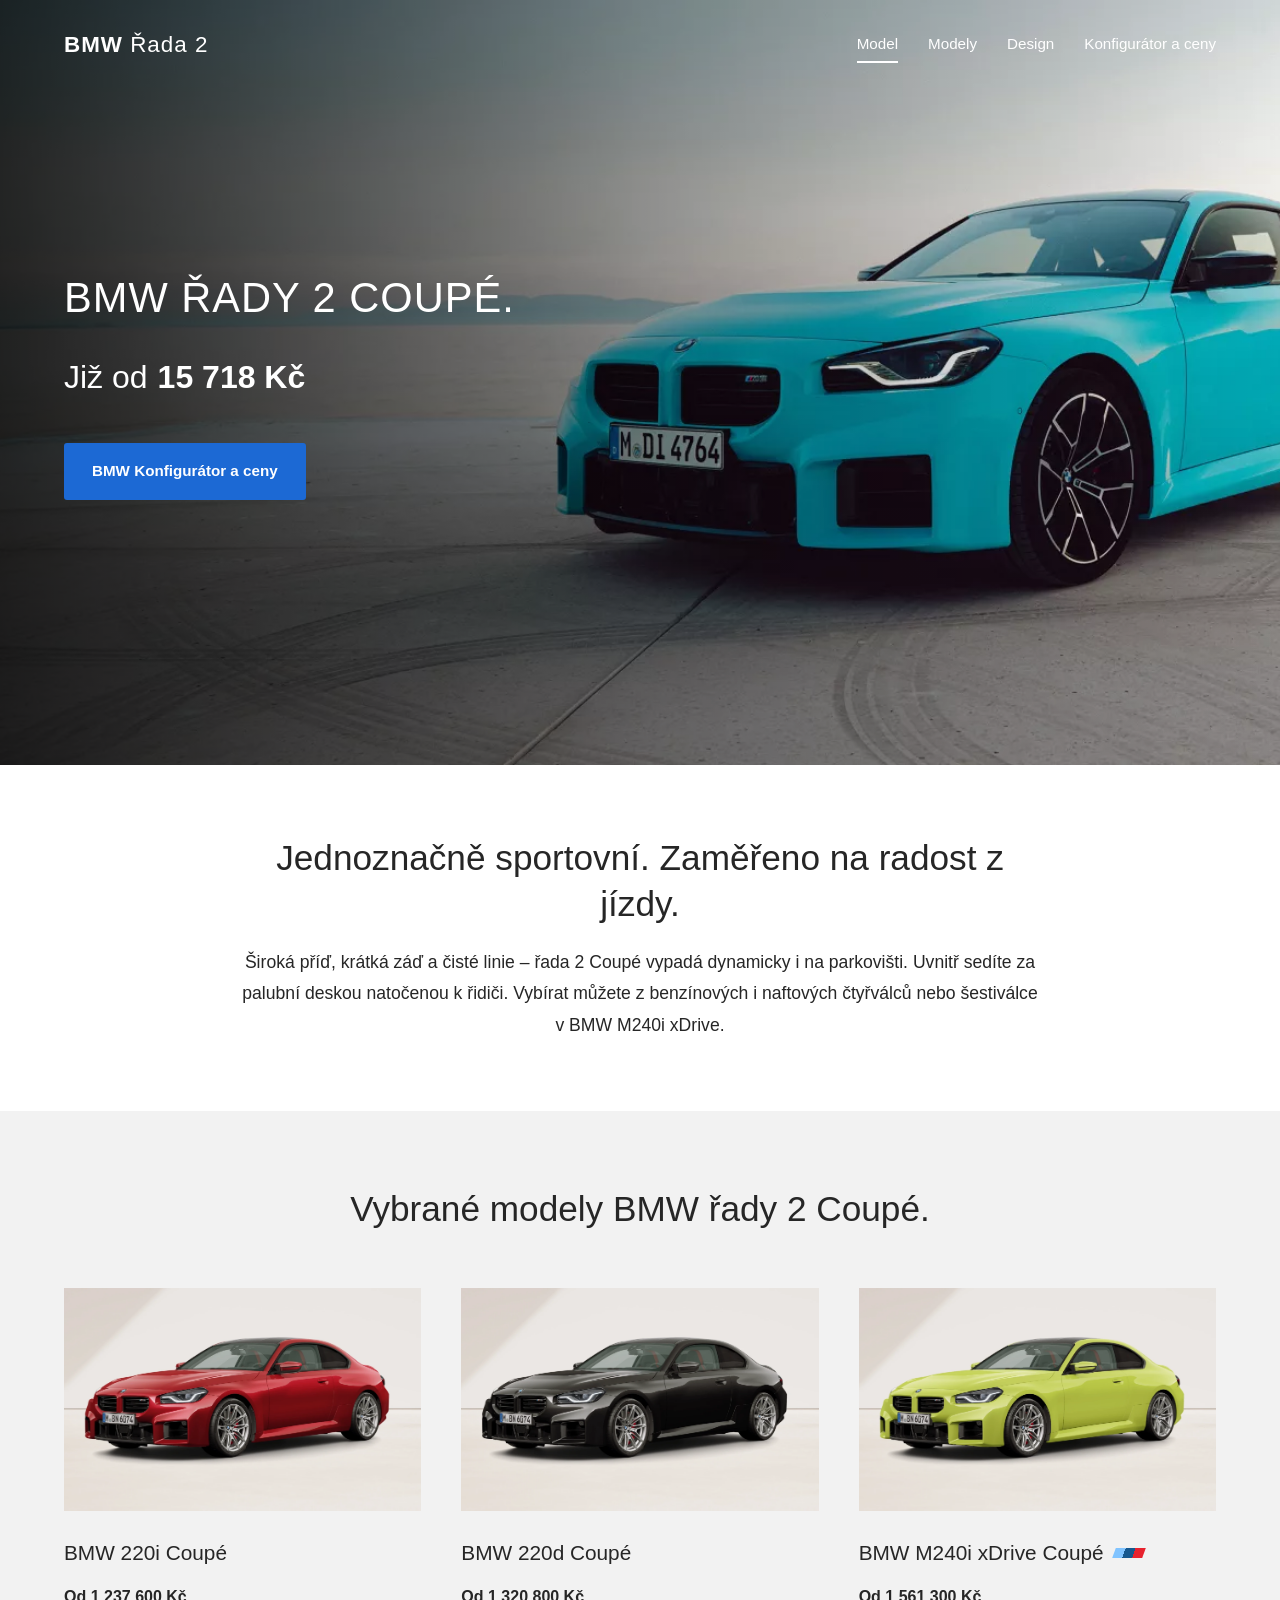
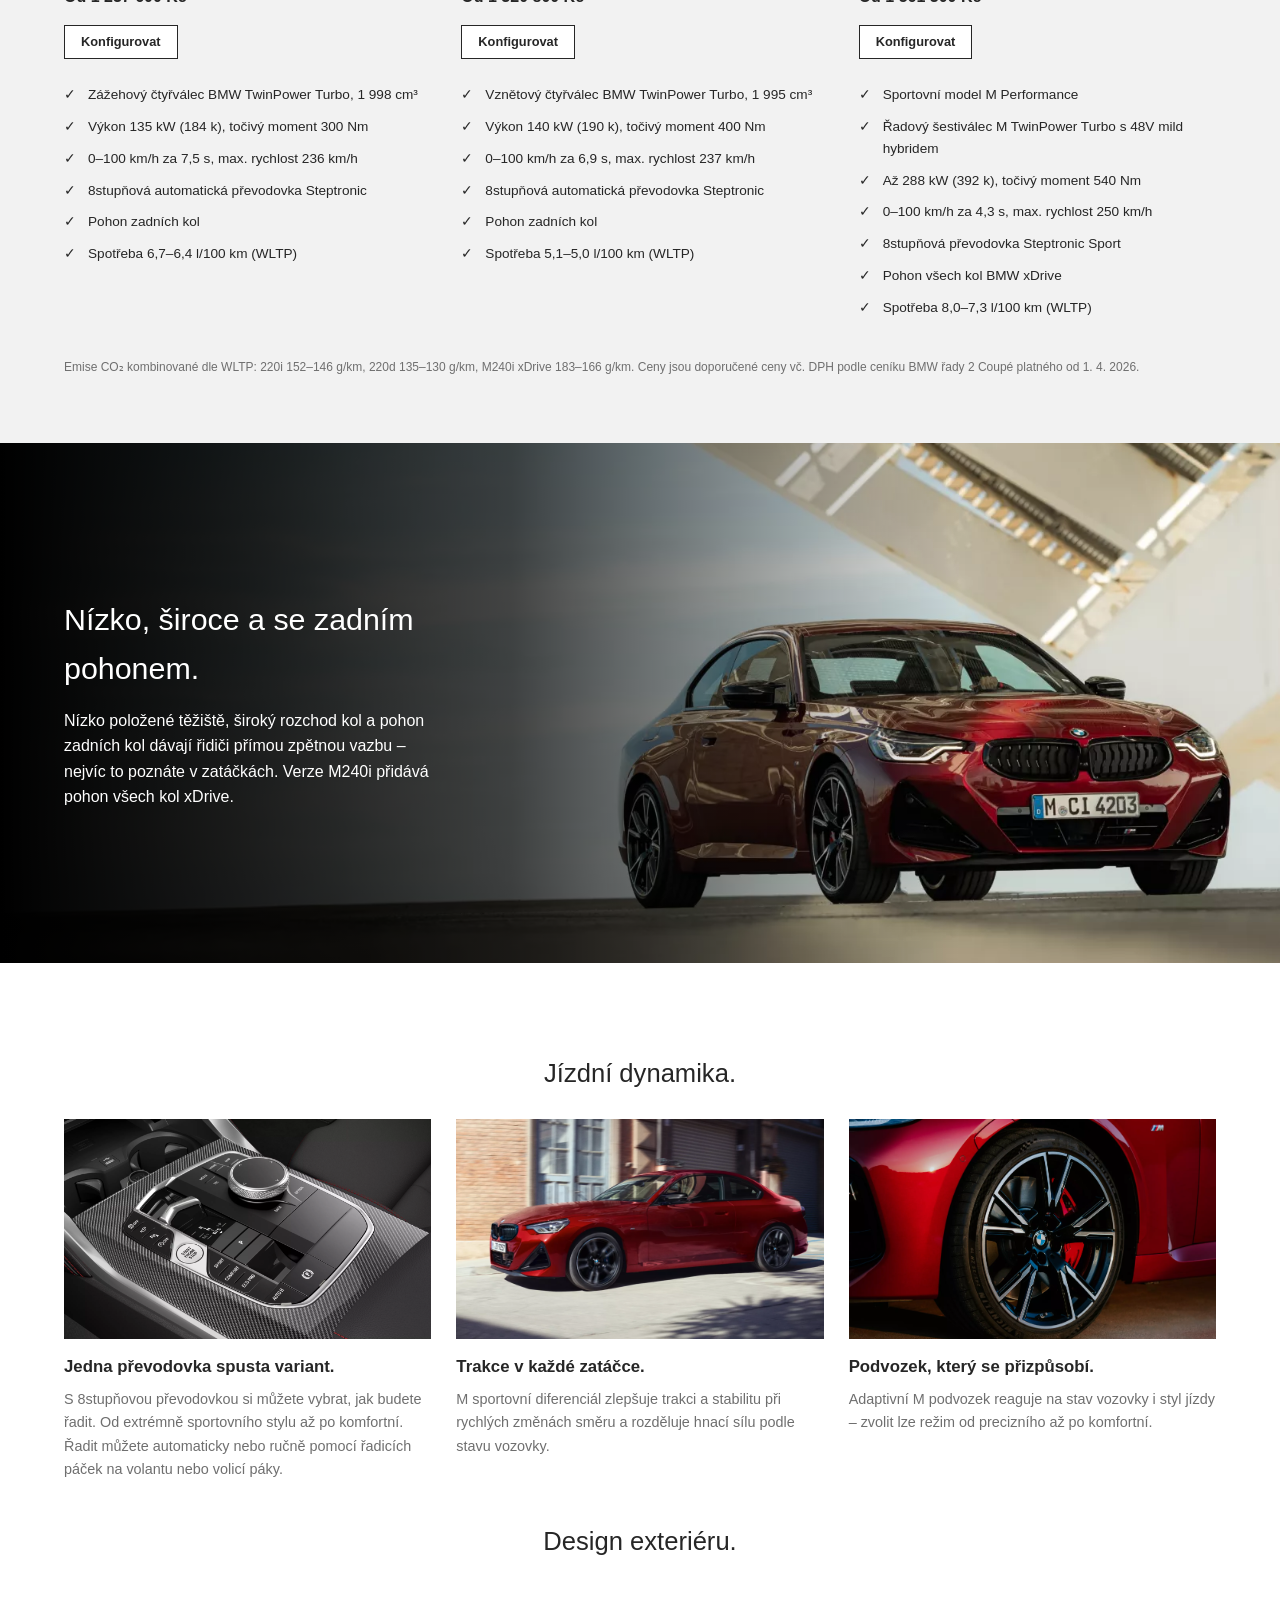
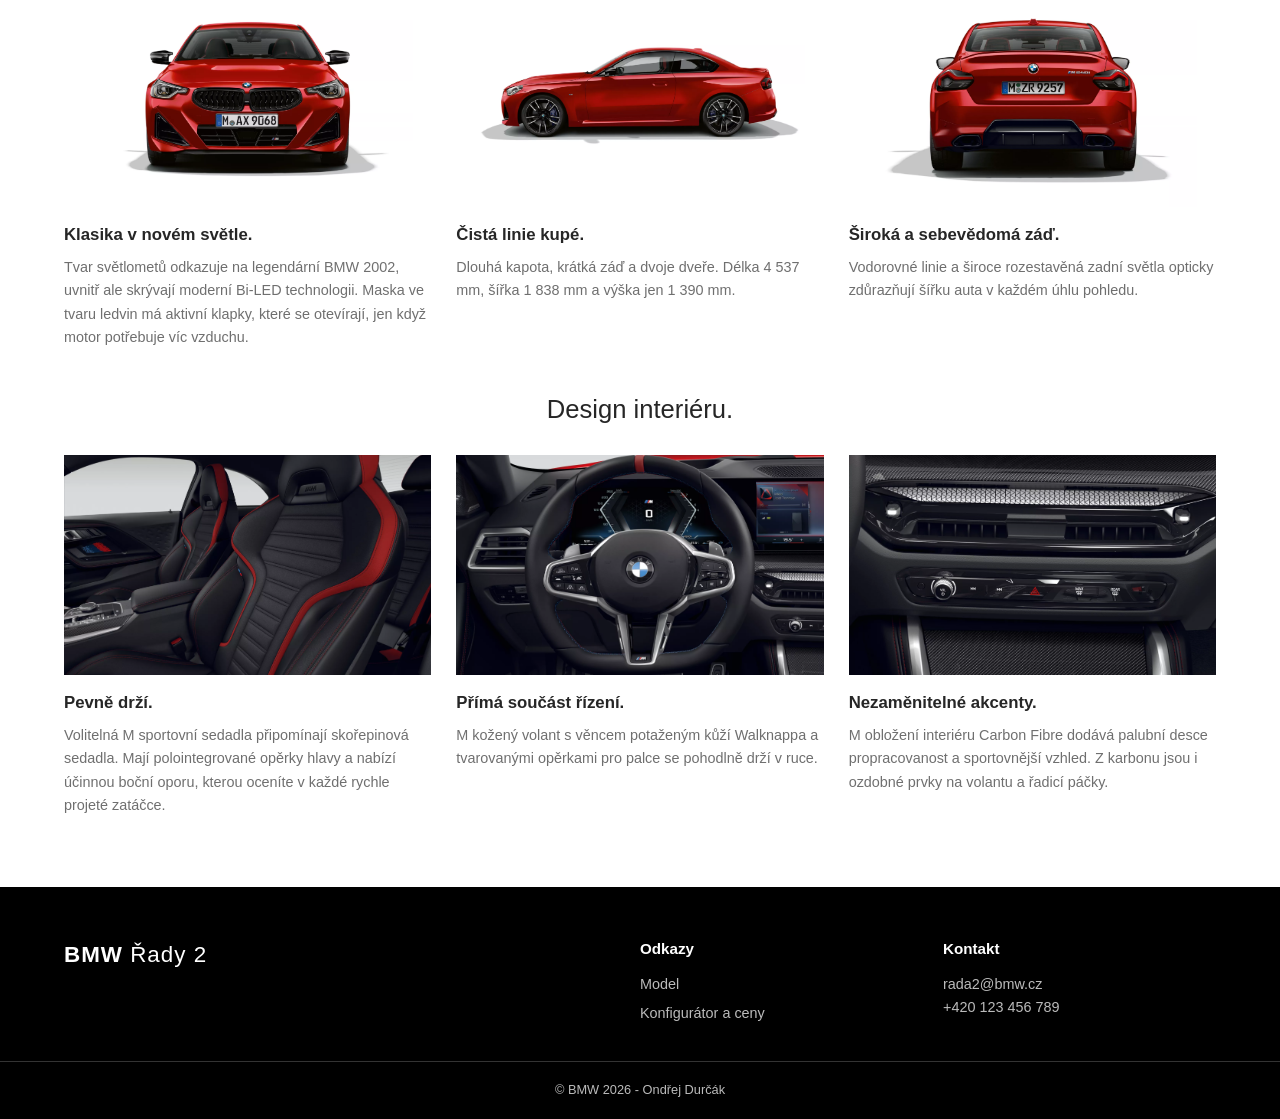
<file: index.html>
<!DOCTYPE html>
<html lang="cs">
<head>
    <meta charset="UTF-8">
    <meta name="viewport" content="width=device-width, initial-scale=1.0">
    <title>BMW řady 2</title>
    <link rel="stylesheet" href="css/style.css">
</head>
<body>

    <header class="header header--transparent">
        <div class="container header__inner">
            <a href="index.html" class="logo">BMW <span>Řada 2</span></a>

            <button class="menu-btn" id="menuBtn" aria-label="Otevřít menu">
                <span></span><span></span><span></span>
            </button>

            <nav class="nav" id="nav">
                <a href="index.html" class="active">Model</a>
                <a href="#modely">Modely</a>
                <a href="#design">Design</a>
                <a href="nabidka.html">Konfigurátor a ceny</a>
            </nav>
        </div>
    </header>

    <section class="hero">
        <div class="hero__bg"></div>
        <div class="container hero__content">
            <h1 class="hero__title">BMW ŘADY 2 COUPÉ.</h1>
            <p class="hero__price">
                Již od <strong>15 718 Kč</strong>

            </p>
            <div class="hero__buttons">
                <a href="nabidka.html" class="btn btn--blue">BMW Konfigurátor a ceny</a>
            </div>
        </div>
    </section>

    <section class="intro">
        <div class="container container--narrow">
            <h2>Jednoznačně sportovní. Zaměřeno na radost z jízdy.</h2>
            <p>
                Široká příď, krátká záď a čisté linie – řada 2 Coupé vypadá dynamicky i na parkovišti. Uvnitř sedíte za palubní deskou natočenou k řidiči. Vybírat můžete z benzínových i naftových čtyřválců nebo šestiválce v BMW M240i xDrive.
            </p>
        </div>
    </section>

    <section class="models" id="modely">
        <div class="container">
            <h2 class="section-title">Vybrané modely BMW řady 2 Coupé.</h2>

            <div class="models__grid">

                <article class="model">
                    <img src="img/RV_car.webp" alt="BMW řady 2 Coupé v červené barvě" class="model__img">
                    <h3 class="model__name">BMW 220i Coupé</h3>
                    <p class="model__price">Od 1 237 600 Kč</p>
                    <a href="nabidka.html" class="btn btn--outline">Konfigurovat</a>
                    <ul class="model__list">
                        <li>Zážehový čtyřválec BMW TwinPower Turbo, 1 998 cm³</li>
                        <li>Výkon 135 kW (184 k), točivý moment 300 Nm</li>
                        <li>0–100 km/h za 7,5 s, max. rychlost 236 km/h</li>
                        <li>8stupňová automatická převodovka Steptronic</li>
                        <li>Pohon zadních kol</li>
                        <li>Spotřeba 6,7–6,4 l/100 km (WLTP)</li>
                    </ul>
                </article>

                <article class="model">
                    <img src="img/BB_car.webp" alt="BMW řady 2 Coupé v černé barvě" class="model__img">
                    <h3 class="model__name">BMW 220d Coupé</h3>
                    <p class="model__price">Od 1 320 800 Kč</p>
                    <a href="nabidka.html" class="btn btn--outline">Konfigurovat</a>
                    <ul class="model__list">
                        <li>Vznětový čtyřválec BMW TwinPower Turbo, 1 995 cm³</li>
                        <li>Výkon 140 kW (190 k), točivý moment 400 Nm</li>
                        <li>0–100 km/h za 6,9 s, max. rychlost 237 km/h</li>
                        <li>8stupňová automatická převodovka Steptronic</li>
                        <li>Pohon zadních kol</li>
                        <li>Spotřeba 5,1–5,0 l/100 km (WLTP)</li>
                    </ul>
                </article>

                <article class="model">
                    <img src="img/SP_car.webp" alt="BMW řady 2 Coupé ve žluté barvě" class="model__img">
                    <h3 class="model__name">BMW M240i xDrive Coupé <span class="m-stripes"></span></h3>
                    <p class="model__price">Od 1 561 300 Kč</p>
                    <a href="nabidka.html" class="btn btn--outline">Konfigurovat</a>
                    <ul class="model__list">
                        <li>Sportovní model M Performance</li>
                        <li>Řadový šestiválec M TwinPower Turbo s 48V mild hybridem</li>
                        <li>Až 288 kW (392 k), točivý moment 540 Nm</li>
                        <li>0–100 km/h za 4,3 s, max. rychlost 250 km/h</li>
                        <li>8stupňová převodovka Steptronic Sport</li>
                        <li>Pohon všech kol BMW xDrive</li>
                        <li>Spotřeba 8,0–7,3 l/100 km (WLTP)</li>
                    </ul>
                </article>
            </div>

            <p class="small-print">
                Emise CO₂ kombinované dle WLTP: 220i 152–146 g/km, 220d 135–130 g/km, M240i xDrive 183–166 g/km. Ceny jsou doporučené ceny vč. DPH podle ceníku BMW řady 2 Coupé platného od 1. 4. 2026.
            </p>
        </div>
    </section>

    <section class="showcase" id="prezentace">
        <div class="showcase__bg"></div>
        <div class="container showcase__content">
            <h2>Nízko, široce a se zadním pohonem.</h2>
            <p>
                Nízko položené těžiště, široký rozchod kol a pohon zadních kol dávají řidiči přímou zpětnou vazbu – nejvíc to poznáte v zatáčkách. Verze M240i přidává pohon všech kol xDrive.
            </p>
        </div>
    </section>

    <section class="features" id="design">
        <div class="container">

            <h2 class="features__title">Jízdní dynamika.</h2>
            <div class="cards">
                <article class="card">
                    <div class="card__img" style="background-image: url('img/highlights_01.webp');"></div>
                    <h3>Jedna převodovka spusta variant.</h3>
                    <p>S 8stupňovou převodovkou si můžete vybrat, jak budete řadit. Od extrémně sportovního stylu až po komfortní. Řadit můžete automaticky nebo ručně pomocí řadicích páček na volantu nebo volicí páky.</p>
                </article>
                <article class="card">
                    <div class="card__img" style="background-image: url('img/highlights_02.webp');"></div>
                    <h3>Trakce v každé zatáčce.</h3>
                    <p>M sportovní diferenciál zlepšuje trakci a stabilitu při rychlých změnách směru a rozděluje hnací sílu podle stavu vozovky.</p>
                </article>
                <article class="card">
                    <div class="card__img" style="background-image: url('img/highlights_03.webp');"></div>
                    <h3>Podvozek, který se přizpůsobí.</h3>
                    <p>Adaptivní M podvozek reaguje na stav vozovky i styl jízdy – zvolit lze režim od precizního až po komfortní.</p>
                </article>
            </div>

            <h2 class="features__title">Design exteriéru.</h2>
            <div class="cards">
                <article class="card">
                    <div class="card__img card__img--white" style="background-image: url('img/highlights_11.webp');"></div>
                    <h3>Klasika v novém světle.</h3>
                    <p>Tvar světlometů odkazuje na legendární BMW 2002, uvnitř ale skrývají moderní Bi-LED technologii. Maska ve tvaru ledvin má aktivní klapky, které se otevírají, jen když motor potřebuje víc vzduchu.</p>
                </article>
                <article class="card">
                    <div class="card__img card__img--white" style="background-image: url('img/highlights_12.webp');"></div>
                    <h3>Čistá linie kupé.</h3>
                    <p>Dlouhá kapota, krátká záď a dvoje dveře. Délka 4 537 mm,
                        šířka 1 838 mm a výška jen 1 390 mm.</p>
                </article>
                <article class="card">
                    <div class="card__img card__img--white" style="background-image: url('img/highlights1_13.webp');"></div>
                    <h3>Široká a sebevědomá záď.</h3>
                    <p>Vodorovné linie a široce rozestavěná zadní světla opticky zdůrazňují šířku auta v každém úhlu pohledu.</p>
                </article>
            </div>

            <h2 class="features__title">Design interiéru.</h2>
            <div class="cards">
                <article class="card">
                    <div class="card__img" style="background-image: url('img/highlights_21.webp');"></div>
                    <h3>Pevně drží.</h3>
                    <p>Volitelná M sportovní sedadla připomínají skořepinová sedadla. Mají polointegrované opěrky hlavy a nabízí účinnou boční oporu, kterou oceníte v každé rychle projeté zatáčce.</p>
                </article>
                <article class="card">
                    <div class="card__img" style="background-image: url('img/highlights_22.webp');"></div>
                    <h3>Přímá součást řízení.</h3>
                    <p>M kožený volant s věncem potaženým kůží Walknappa a tvarovanými opěrkami pro palce se pohodlně drží v ruce.</p>
                </article>
                <article class="card">
                    <div class="card__img" style="background-image: url('img/highlights_23.webp');"></div>
                    <h3>Nezaměnitelné akcenty.</h3>
                    <p>M obložení interiéru Carbon Fibre dodává palubní desce propracovanost
                        a sportovnější vzhled. Z karbonu jsou i ozdobné prvky na volantu a řadicí páčky.</p>
                </article>
            </div>
        </div>
    </section>

    <footer class="footer">
        <div class="container footer__inner">
            <div class="footer__col">
                <p class="logo">BMW <span>Řady 2</span></p>
            </div>
            <div class="footer__col">
                <h4>Odkazy</h4>
                <a href="index.html">Model</a>
                <a href="nabidka.html">Konfigurátor a ceny</a>
            </div>
            <div class="footer__col">
                <h4>Kontakt</h4>
                <p>rada2@bmw.cz</p>
                <p>+420 123 456 789</p>
            </div>
        </div>
        <div class="footer__bottom">
            <p>&copy; BMW 2026 - Ondřej Durčák</p>
        </div>
    </footer>

    <button class="to-top" id="toTop" aria-label="Zpět nahoru">&uarr;</button>

    <script src="js/script.js"></script>
</body>
</html>
</file>
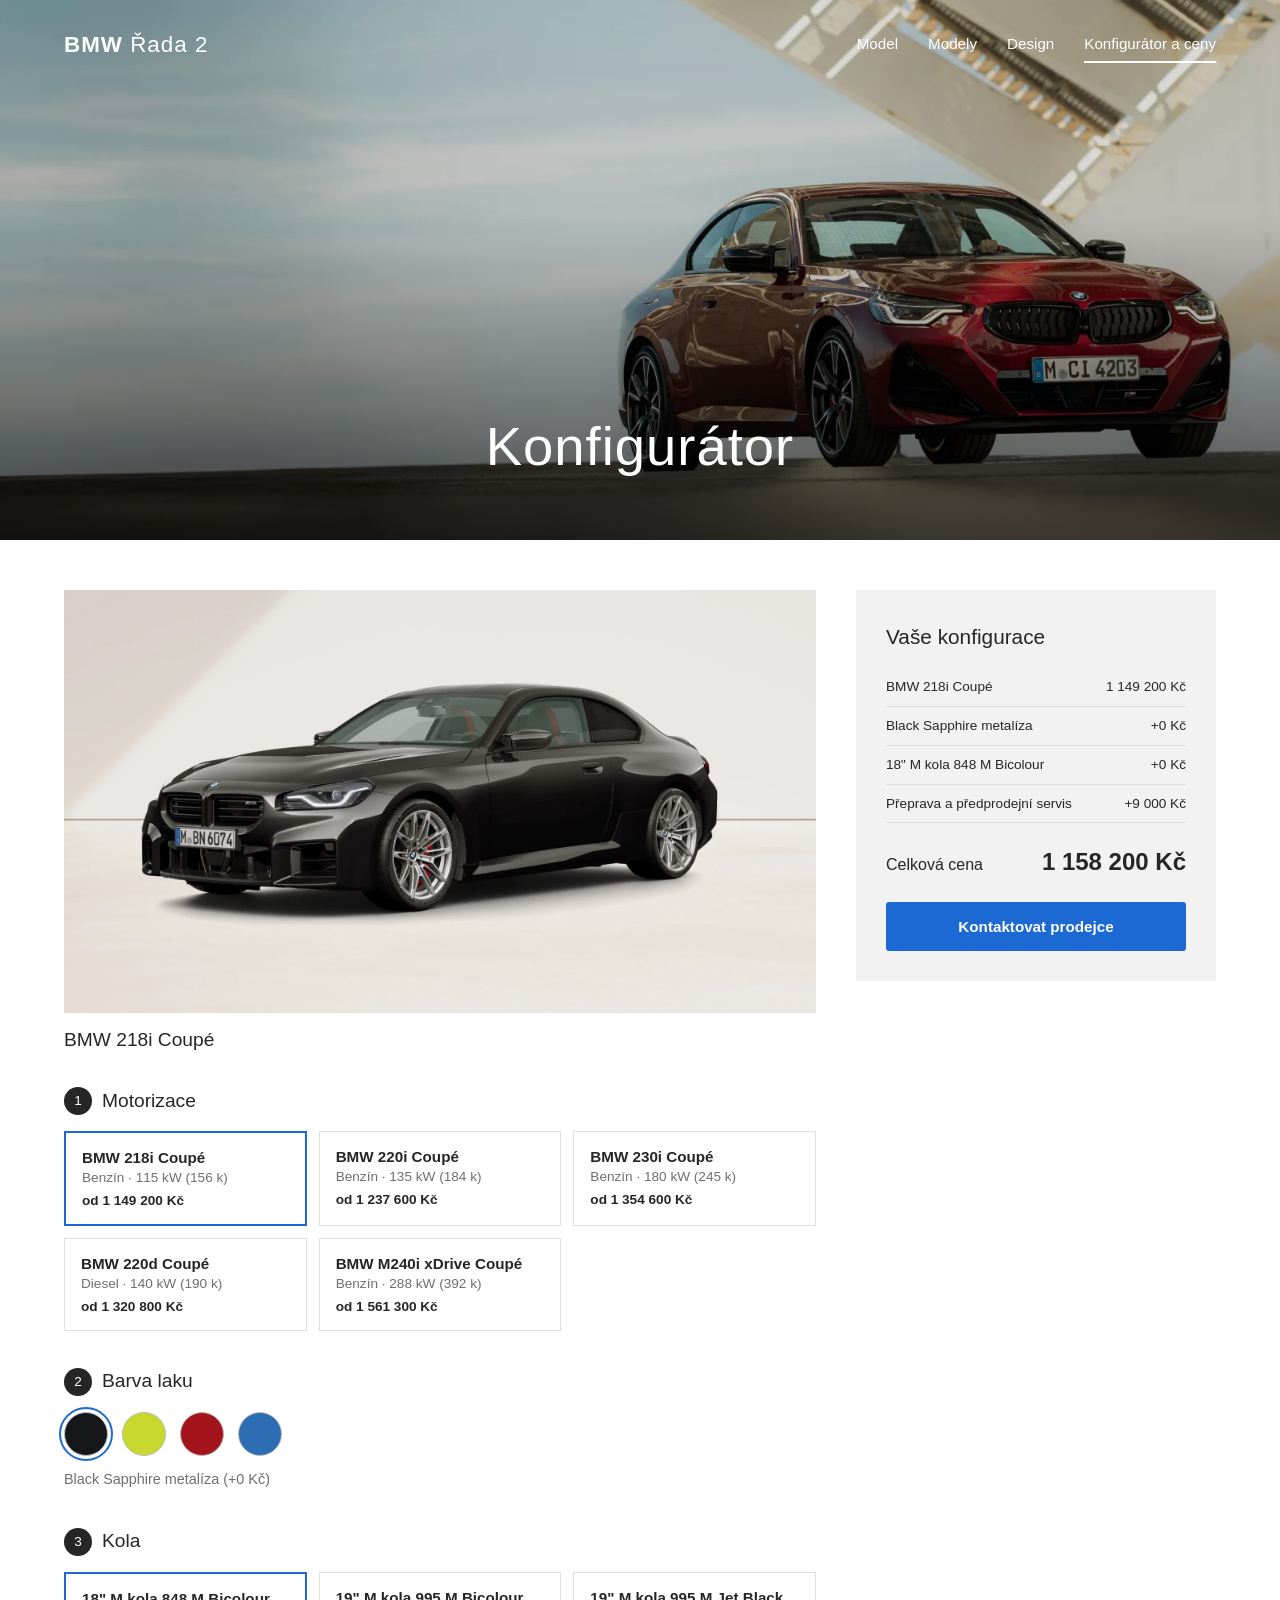
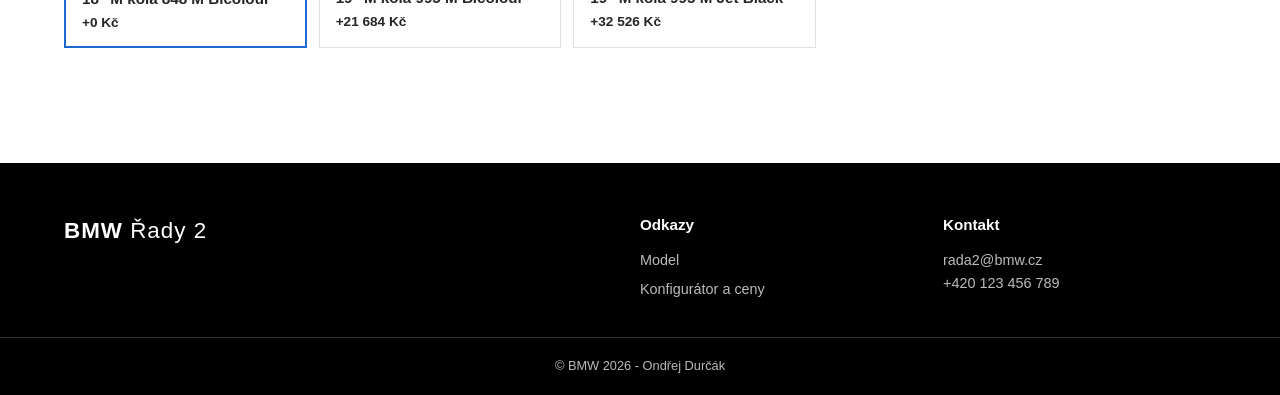
<file: nabidka.html>
<!DOCTYPE html>
<html lang="cs">
<head>
    <meta charset="UTF-8">
    <meta name="viewport" content="width=device-width, initial-scale=1.0">
    <title>Konfigurátor a ceny | BMW řady 2 Coupé</title>
    <link rel="stylesheet" href="css/style.css">
</head>
<body>

    <header class="header header--transparent">
        <div class="container header__inner">
            <a href="index.html" class="logo">BMW <span>Řada 2</span></a>

            <button class="menu-btn" id="menuBtn" aria-label="Otevřít menu">
                <span></span><span></span><span></span>
            </button>

            <nav class="nav" id="nav">
                <a href="index.html">Model</a>
                <a href="index.html#modely">Modely</a>
                <a href="index.html#design">Design</a>
                <a href="nabidka.html" class="active">Konfigurátor a ceny</a>
            </nav>
        </div>
    </header>

    <section class="config-hero">
        <h1>Konfigurátor</h1>
    </section>

    <section class="config">
        <div class="container config__layout">

            <div class="config__options">

                <div class="config__preview">
                    <img src="img/BB_car.webp" alt="BMW řady 2 Coupé" class="config__img" id="carImg">
                    <p class="config__preview-name" id="previewName">BMW 218i Coupé</p>
                </div>

                <fieldset class="step">
                    <legend><span class="step__num">1</span> Motorizace</legend>
                    <div class="choice-grid" id="modelChoices"></div>
                </fieldset>

                <fieldset class="step">
                    <legend><span class="step__num">2</span> Barva laku</legend>
                    <div class="colors" id="colorChoices"></div>
                    <p class="colors__name" id="colorName"></p>
                </fieldset>

                <fieldset class="step">
                    <legend><span class="step__num">3</span> Kola</legend>
                    <div class="choice-grid" id="wheelChoices"></div>
                </fieldset>
            </div>

            <aside class="summary">
                <h2>Vaše konfigurace</h2>
                <ul class="summary__list" id="summaryList"></ul>

                <div class="summary__total">
                    <span>Celková cena</span>
                    <strong id="totalPrice">0 Kč</strong>
                </div>

                <button type="button" class="btn btn--blue btn--full">Kontaktovat prodejce</button>
            </aside>
        </div>
    </section>

    <footer class="footer">
        <div class="container footer__inner">
            <div class="footer__col">
                <p class="logo">BMW <span>Řady 2</span></p>
            </div>
            <div class="footer__col">
                <h4>Odkazy</h4>
                <a href="index.html">Model</a>
                <a href="nabidka.html">Konfigurátor a ceny</a>
            </div>
            <div class="footer__col">
                <h4>Kontakt</h4>
                <p>rada2@bmw.cz</p>
                <p>+420 123 456 789</p>
            </div>
        </div>
        <div class="footer__bottom">
            <p>&copy; BMW 2026 - Ondřej Durčák</p>
        </div>
    </footer>

    <button class="to-top" id="toTop" aria-label="Zpět nahoru">&uarr;</button>

    <script src="js/data.js"></script>
    <script src="js/script.js"></script>
</body>
</html>
</file>
<file: css/style.css>
:root {
    --modra: #1c69d4;
    --modra-hover: #0653b6;
    --cerna: #000;
    --tmava: #262626;
    --seda-text: #6f6f6f;
    --seda-svetla: #f2f2f2;
    --okraj: #e0e0e0;
    --bila: #fff;
}

* {
    margin: 0;
    padding: 0;
    box-sizing: border-box;
}

html {
    scroll-behavior: smooth;
}

body {
    font-family: "Helvetica Neue", Arial, sans-serif;
    color: var(--tmava);
    background: var(--bila);
    line-height: 1.6;
}

a {
    color: inherit;
    text-decoration: none;
}

img {
    max-width: 100%;
    display: block;
}

.container {
    width: 90%;
    max-width: 1200px;
    margin: 0 auto;
}

.container--narrow {
    max-width: 800px;
}

.section-title {
    font-size: clamp(1.6rem, 4vw, 2.2rem);   
    font-weight: 300;
    text-align: center;
    margin-bottom: 50px;
}

.small-print {
    font-size: 0.75rem;
    color: var(--seda-text);
    margin: 15px 0;
}

.btn {
    display: inline-block;
    padding: 16px 28px;
    font-size: 0.95rem;
    font-weight: bold;
    border: none;
    border-radius: 3px;
    cursor: pointer;
    transition: background-color 0.2s, color 0.2s;
    font-family: inherit;
}

.btn--blue {
    background: var(--modra);
    color: var(--bila);
}

.btn--blue:hover {
    background: var(--modra-hover);
}

.btn--outline {
    background: var(--bila);
    color: var(--tmava);
    border: 1px solid var(--tmava);
    border-radius: 0;
    padding: 6px 16px;
    font-size: 0.8rem;
}

.btn--full {
    width: 100%;
    text-align: center;
}

.btn--outline:hover {
    background: var(--tmava);
    color: var(--bila);
}

.header {
    width: 100%;
    z-index: 100;
    color: var(--bila);
}

.header--transparent {
    position: absolute;
    top: 0;
    left: 0;
}

.header--dark {
    background: var(--cerna);
}

.header__inner {
    display: flex;
    justify-content: space-between;
    align-items: center;
    height: 90px;
}

.logo {
    font-size: 1.4rem;
    font-weight: bold;
    letter-spacing: 1px;
}

.logo span {
    font-weight: 300;
}

.nav {
    display: flex;
    gap: 30px;
}

.nav a {
    font-size: 0.95rem;
    padding: 5px 0;
    border-bottom: 2px solid transparent;
    transition: border-color 0.2s;
}

.nav a:hover,
.nav a.active {
    border-bottom-color: var(--bila);
}

.menu-btn {
    display: none;
    background: none;
    border: none;
    cursor: pointer;
    width: 32px;
}

.menu-btn span {
    display: block;
    height: 2px;
    background: var(--bila);
    margin: 7px 0;
    transition: transform 0.3s, opacity 0.3s;
}

.menu-btn.open span:nth-child(1) { transform: translateY(9px) rotate(45deg);
}

.menu-btn.open span:nth-child(2) { opacity: 0;
}

.menu-btn.open span:nth-child(3) { transform: translateY(-9px) rotate(-45deg);
}

.hero {
    position: relative;
    height: 85vh;
    min-height: 520px;
    color: var(--bila);
    display: flex;
    align-items: center;
    overflow: hidden;
}

.hero__bg {
    position: absolute;
    inset: 0;
    
    background:
        linear-gradient(90deg, rgba(0,0,0,0.75) 0%, rgba(0,0,0,0.3) 50%, rgba(0,0,0,0) 100%),
        url("../img/banner.webp") center / cover no-repeat,
        linear-gradient(135deg, #0b0b0b 0%, #3a3f45 60%, #7a1c1c 100%);
    z-index: -1;
}

.hero__title {
    font-size: clamp(1.8rem, 5vw, 2.6rem);
    font-weight: 300;
    letter-spacing: 1px;
    margin-bottom: 20px;
}

.hero__price {
    font-size: clamp(1.5rem, 4vw, 2rem);
    display: flex;
    flex-wrap: wrap;
    align-items: center;
    gap: 10px;
    margin-bottom: 40px;
}

.hero__price-note {
    font-size: 0.85rem;
    line-height: 1.2;
}

.hero__buttons {
    display: flex;
    flex-wrap: wrap;
    align-items: center;
    gap: 10px;
}

.intro {
    padding: 70px 0;
    text-align: center;
}

.intro h2 {
    font-size: clamp(1.5rem, 4vw, 2.2rem);
    font-weight: 300;
    line-height: 1.3;
    margin-bottom: 20px;
}

.intro p {
    font-size: 1.1rem;
    line-height: 1.8;
}

.models {
    background: var(--seda-svetla);
    padding: 70px 0 50px;
}

.models__grid {
    display: grid;
    grid-template-columns: repeat(3, 1fr);
    gap: 40px;
}

.model__img {
    width: 100%;
    aspect-ratio: 16 / 10;   
    object-fit: cover;
    margin-bottom: 25px;
}

.model__name {
    font-size: 1.3rem;
    font-weight: 300;
    display: flex;
    align-items: center;
    gap: 10px;
}

.model__price {
    font-weight: bold;
    margin: 15px 0;
}

.model__list {
    list-style: none;
    margin-top: 25px;
    font-size: 0.85rem;
}

.model__list li {
    position: relative;
    padding-left: 24px;
    margin-bottom: 10px;
}

.model__list li::before {
    content: "✓";
    position: absolute;
    left: 0;
    top: 0;
}

.m-stripes {
    display: inline-block;
    width: 30px;
    height: 10px;
    background: linear-gradient(90deg, #81c4ff 33%, #16588e 33% 66%, #e7222e 66%);
    transform: skewX(-20deg);
}

.models .small-print {
    margin-top: 30px;
}

.showcase {
    position: relative;
    min-height: 520px;
    display: flex;
    align-items: center;
    color: var(--bila);
    overflow: hidden;
}

.showcase__bg {
    position: absolute;
    inset: 0;
    background:
        linear-gradient(90deg, #000 0%, rgba(0,0,0,0.7) 40%, rgba(0,0,0,0) 75%),
        url("../img/banner_2.webp") right center / cover no-repeat,
        linear-gradient(120deg, #000 30%, #5a1a1f 100%);
    z-index: -1;
}

.showcase__content h2,
.showcase__content p {
    max-width: 380px;
}

.showcase h2 {
    font-size: 1.9rem;
    font-weight: 300;
    margin-bottom: 15px;
}

.features {
    padding: 60px 0 30px;
}

.features__title {
    text-align: center;
    font-size: 1.6rem;
    font-weight: 300;
    margin: 30px 0 25px;
}

.cards {
    display: grid;
    grid-template-columns: repeat(3, 1fr);
    gap: 25px;
    margin-bottom: 40px;
}

.card__img {
    height: 220px;
    background-color: #d9d9d9;
    background-size: cover;
    background-position: center;
    margin-bottom: 15px;
    transition: transform 0.3s;
}

.card__img--white {
    background-color: var(--bila);
    background-size: contain;
    background-repeat: no-repeat;
}

.card:hover .card__img {
    transform: scale(1.02);
}

.card h3 {
    font-size: 1.05rem;
    margin-bottom: 8px;
}

.card p {
    font-size: 0.9rem;
    color: var(--seda-text);
}

.config-hero {
    height: 60vh;
    min-height: 380px;
    display: flex;
    align-items: flex-end;
    justify-content: center;
    padding-bottom: 50px;
    background:
        linear-gradient(0deg, rgba(0,0,0,0.65) 0%, rgba(0,0,0,0.15) 60%),
        url("../img/banner_2.webp") center 70% / cover no-repeat,
        linear-gradient(135deg, #0b0b0b 0%, #3a3f45 60%, #7a1c1c 100%);
}

.config-hero h1 {
    color: var(--bila);
    font-size: clamp(2.2rem, 6vw, 3.4rem);
    font-weight: 300;
    letter-spacing: 1px;
}

.config {
    padding: 50px 0 80px;
}

.config__layout {
    display: grid;
    grid-template-columns: 1fr 360px;
    gap: 40px;
    align-items: start;
}

.config__preview {
    margin-bottom: 30px;
}

.config__img {
    width: 100%;
    aspect-ratio: 16 / 9;
    object-fit: cover;
    object-position: 35% center;
}

.config__preview-name {
    margin-top: 12px;
    font-size: 1.2rem;
    font-weight: 300;
}

.step {
    border: none;
    margin-bottom: 35px;
}

.step legend {
    font-size: 1.2rem;
    margin-bottom: 15px;
    display: flex;
    align-items: center;
    gap: 10px;
}

.step__num {
    display: inline-flex;
    justify-content: center;
    align-items: center;
    width: 28px;
    height: 28px;
    background: var(--tmava);
    color: var(--bila);
    border-radius: 50%;
    font-size: 0.85rem;
}

.choice-grid {
    display: grid;
    
    grid-template-columns: repeat(auto-fill, minmax(min(200px, 100%), 1fr));
    gap: 12px;
}

.choice {
    display: flex;
    flex-direction: column;
    gap: 4px;
    padding: 16px;
    background: var(--bila);
    border: 1px solid var(--okraj);
    text-align: left;
    font-family: inherit;
    font-size: 0.85rem;
    color: var(--seda-text);
    cursor: pointer;
    transition: border-color 0.2s;
}

.choice strong {
    color: var(--tmava);
    font-size: 0.95rem;
}

.choice:hover {
    border-color: var(--seda-text);
}

.choice.active {
    border: 2px solid var(--modra);
}

.choice__price {
    color: var(--tmava);
    font-weight: bold;
    margin-top: 4px;
}

.colors {
    display: flex;
    flex-wrap: wrap;
    gap: 14px;
}

.color {
    width: 44px;
    height: 44px;
    border-radius: 50%;
    border: 1px solid #bbb;
    cursor: pointer;
    transition: transform 0.2s;
}

.color:hover {
    transform: scale(1.1);
}

.color.active {
    outline: 2px solid var(--modra);
    outline-offset: 3px;
}

.colors__name {
    margin-top: 12px;
    font-size: 0.9rem;
    color: var(--seda-text);
}

.summary {
    position: sticky;
    top: 20px;
    background: var(--seda-svetla);
    padding: 30px;
}

.summary h2 {
    font-size: 1.3rem;
    font-weight: 300;
    margin-bottom: 15px;
}

.summary__list {
    list-style: none;
    font-size: 0.85rem;
    margin-bottom: 20px;
}

.summary__list li {
    display: flex;
    justify-content: space-between;
    gap: 10px;
    padding: 8px 0;
    border-bottom: 1px solid var(--okraj);
}

.summary__list li span:last-child {
    white-space: nowrap;
}

.summary__total {
    display: flex;
    justify-content: space-between;
    align-items: baseline;
    margin-bottom: 20px;
}

.summary__total strong {
    font-size: 1.5rem;
}

.footer {
    background: var(--cerna);
    color: #bbb;
    font-size: 0.9rem;
}

.footer__inner {
    display: grid;
    grid-template-columns: 2fr 1fr 1fr;
    gap: 30px;
    padding: 50px 0 30px;
}

.footer .logo {
    color: var(--bila);
    margin-bottom: 10px;
}

.footer h4 {
    color: var(--bila);
    font-size: 0.95rem;
    margin-bottom: 12px;
}

.footer__col a {
    display: block;
    margin-bottom: 6px;
}

.footer__col a:hover {
    color: var(--bila);
}

.footer__bottom {
    border-top: 1px solid #333;
    padding: 18px 0;
    text-align: center;
    font-size: 0.8rem;
}

.to-top {
    position: fixed;
    right: 25px;
    bottom: 25px;
    width: 48px;
    height: 48px;
    border-radius: 50%;
    border: none;
    background: var(--bila);
    box-shadow: 0 2px 10px rgba(0,0,0,0.25);
    font-size: 1.2rem;
    cursor: pointer;
    opacity: 0;
    pointer-events: none;   
    transition: opacity 0.3s;
    z-index: 200;
}

.to-top.visible {
    opacity: 1;
    pointer-events: auto;
}

@media (max-width: 1100px) {
    .config__layout {
        grid-template-columns: 1fr 320px;
    }

    .models__grid {
        gap: 25px;
    }
}

@media (max-width: 960px) {
    .hero {
        height: 70vh;
    }

    .models__grid {
        grid-template-columns: 1fr 1fr;
    }

    .model:last-child {
        grid-column: 1 / -1;
        max-width: 560px;
        justify-self: center;
    }

    .cards {
        gap: 15px;
    }

    .card__img {
        height: 160px;
    }

    .card h3 {
        font-size: 0.95rem;
    }

    .config__layout {
        grid-template-columns: 1fr;
    }

    .summary {
        position: static;
    }

    .footer__inner {
        grid-template-columns: 1fr 1fr;
    }

    .footer__col:first-child {
        grid-column: 1 / -1;
    }
}

@media (max-width: 700px) {
    .container {
        width: 92%;
    }

    .menu-btn {
        display: block;
    }

    .header__inner {
        height: 70px;
    }

    .nav {
        display: none;
        position: absolute;
        top: 70px;
        left: 0;
        right: 0;
        flex-direction: column;
        gap: 0;
        background: var(--cerna);
        padding: 10px 4%;
    }

    .nav.open {
        display: flex;
    }

    .nav a {
        padding: 14px 0;
        border-bottom: 1px solid #333;
    }

    .nav a.active,
    .nav a:hover {
        border-bottom-color: #333;
        color: var(--modra);
    }

    .hero {
        height: auto;
        min-height: 480px;
        padding: 110px 0 50px;
        align-items: flex-end;
    }

    .hero__bg {
        background:
            linear-gradient(0deg, rgba(0,0,0,0.85) 0%, rgba(0,0,0,0.1) 70%),
            url("../img/banner.webp") 60% center / cover no-repeat,
            linear-gradient(135deg, #0b0b0b 0%, #3a3f45 60%, #7a1c1c 100%);
    }

    .hero__buttons {
        flex-direction: column;
        align-items: stretch;
    }

    .hero__buttons .btn {
        text-align: center;
    }

    .intro {
        padding: 45px 0;
    }

    .intro p {
        font-size: 1rem;
    }

    .section-title {
        margin-bottom: 30px;
    }

    .models {
        padding: 50px 0 30px;
    }

    .models__grid {
        grid-template-columns: 1fr;
        gap: 50px;
    }

    .model:last-child {
        max-width: none;
    }

    .showcase {
        min-height: 420px;
        align-items: flex-end;
        padding-bottom: 40px;
    }

    .showcase h2 {
        font-size: 1.5rem;
    }

    .cards {
        grid-template-columns: 1fr;
        gap: 30px;
        margin-bottom: 20px;
    }

    .card__img {
        height: 200px;
    }

    .config-hero {
        height: 40vh;
        min-height: 260px;
        padding-bottom: 25px;
    }

    .config {
        padding: 30px 0 50px;
    }

    .summary {
        padding: 20px;
    }

    .color {
        width: 38px;
        height: 38px;
    }

    .footer__inner {
        grid-template-columns: 1fr;
        padding: 40px 0 20px;
    }
}

@media (max-width: 420px) {
    .btn--blue {
        padding: 14px 20px;
    }

    .to-top {
        right: 15px;
        width: 42px;
        height: 42px;
    }
}
</file>
